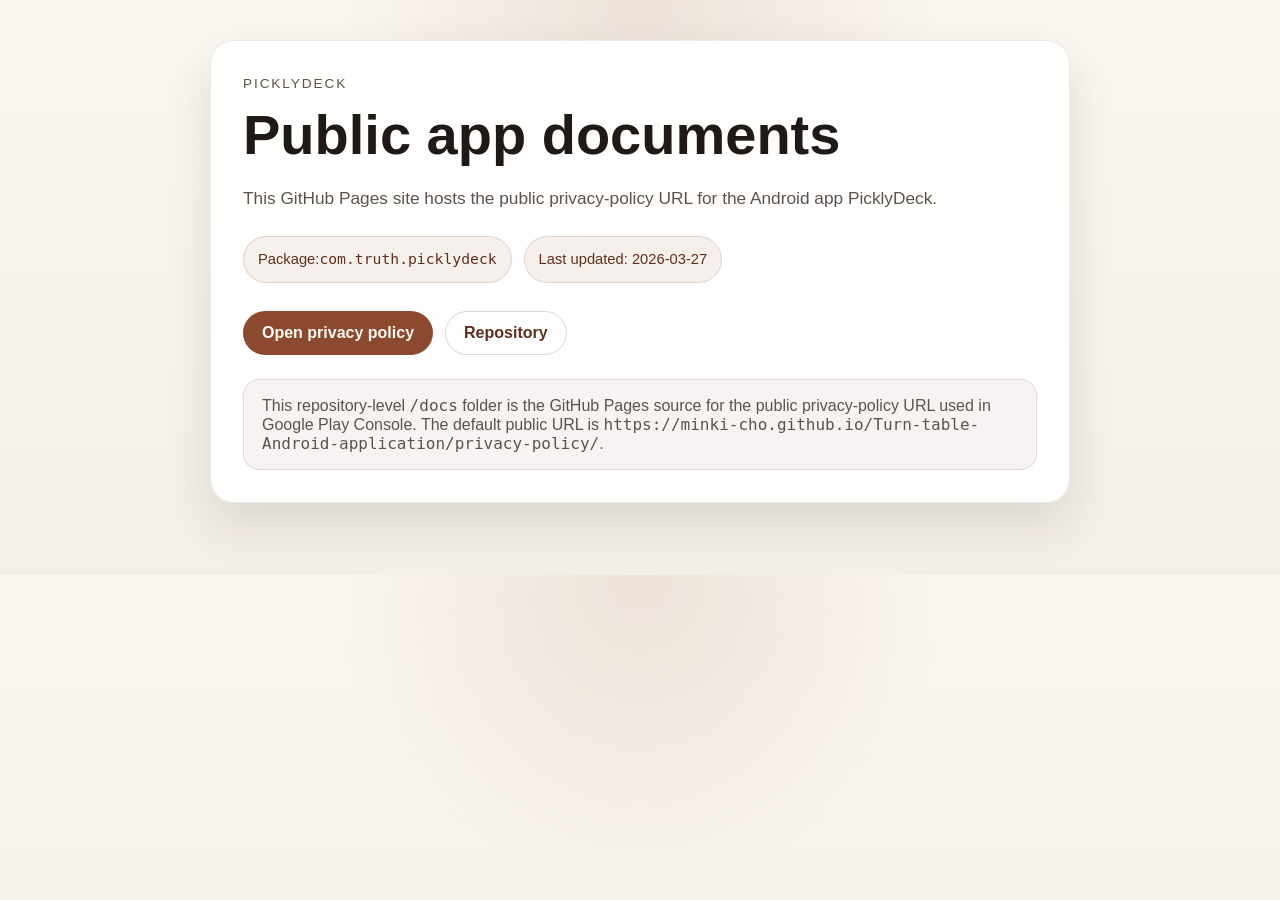
<file: docs/index.html>
<!doctype html>
<html lang="en">
  <head>
    <meta charset="utf-8" />
    <meta name="viewport" content="width=device-width, initial-scale=1" />
    <title>PicklyDeck</title>
    <meta
      name="description"
      content="Public app documents for PicklyDeck, including the privacy policy used for Google Play."
    />
    <link rel="stylesheet" href="assets/site.css" />
  </head>
  <body>
    <main class="page">
      <section class="card">
        <p class="eyebrow">PicklyDeck</p>
        <h1>Public app documents</h1>
        <p class="lede">
          This GitHub Pages site hosts the public privacy-policy URL for the Android app
          PicklyDeck.
        </p>
        <ul class="meta">
          <li>Package: <code>com.truth.picklydeck</code></li>
          <li>Last updated: 2026-03-27</li>
        </ul>

        <div class="actions">
          <a class="button primary" href="privacy-policy/">Open privacy policy</a>
          <a
            class="button secondary"
            href="https://github.com/Minki-Cho/Turn-table-Android-application"
          >
            Repository
          </a>
        </div>

        <div class="note">
          This repository-level <code>/docs</code> folder is the GitHub Pages source for the public
          privacy-policy URL used in Google Play Console. The default public URL is
          <code>https://minki-cho.github.io/Turn-table-Android-application/privacy-policy/</code>.
        </div>
      </section>
    </main>
  </body>
</html>
</file>
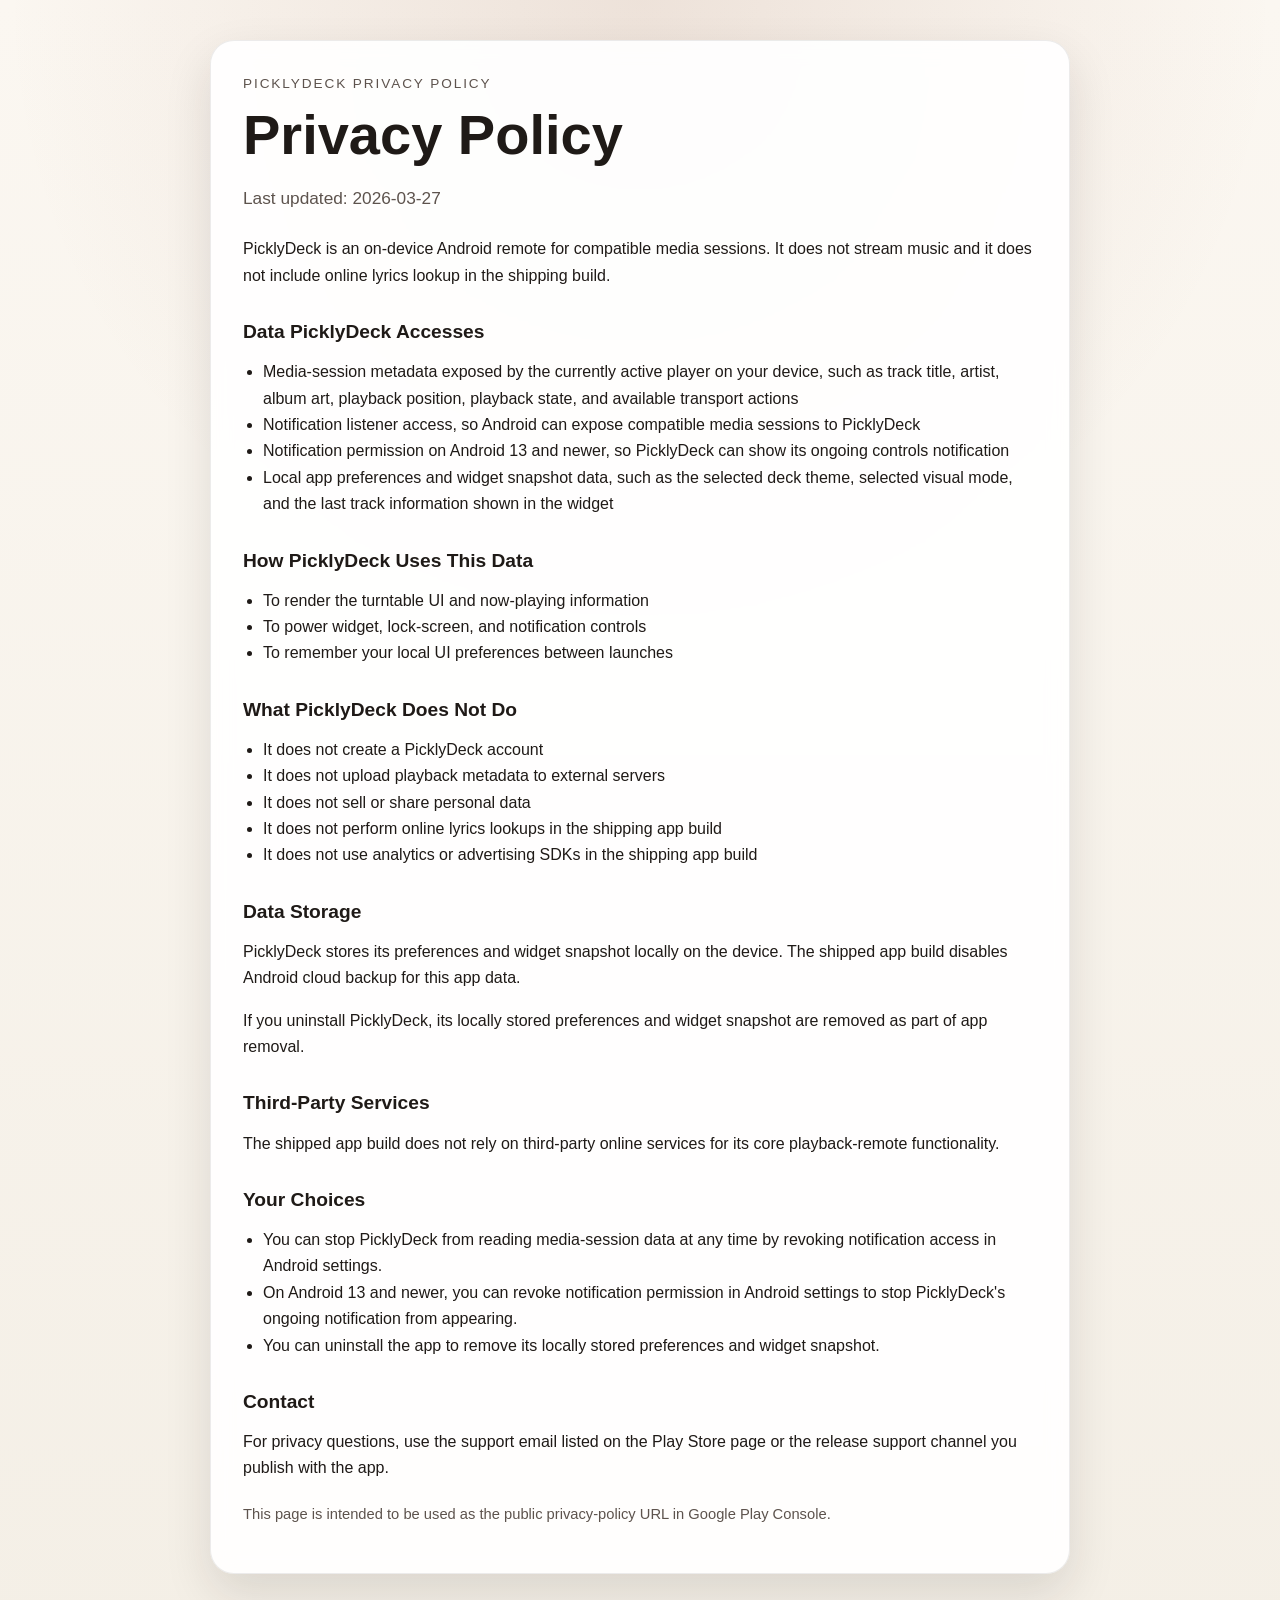
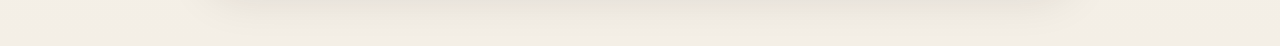
<file: docs/privacy-policy/index.html>
<!doctype html>
<html lang="en">
  <head>
    <meta charset="utf-8" />
    <meta name="viewport" content="width=device-width, initial-scale=1" />
    <title>PicklyDeck Privacy Policy</title>
    <meta
      name="description"
      content="Privacy policy for the PicklyDeck Android app."
    />
    <link rel="stylesheet" href="../assets/site.css" />
  </head>
  <body>
    <main class="page">
      <article class="card">
        <p class="eyebrow">PicklyDeck Privacy Policy</p>
        <h1>Privacy Policy</h1>
        <p class="lede">Last updated: 2026-03-27</p>

        <p>
          PicklyDeck is an on-device Android remote for compatible media sessions. It does not
          stream music and it does not include online lyrics lookup in the shipping build.
        </p>

        <h2>Data PicklyDeck Accesses</h2>
        <ul>
          <li>
            Media-session metadata exposed by the currently active player on your device, such as
            track title, artist, album art, playback position, playback state, and available
            transport actions
          </li>
          <li>
            Notification listener access, so Android can expose compatible media sessions to
            PicklyDeck
          </li>
          <li>
            Notification permission on Android 13 and newer, so PicklyDeck can show its ongoing
            controls notification
          </li>
          <li>
            Local app preferences and widget snapshot data, such as the selected deck theme,
            selected visual mode, and the last track information shown in the widget
          </li>
        </ul>

        <h2>How PicklyDeck Uses This Data</h2>
        <ul>
          <li>To render the turntable UI and now-playing information</li>
          <li>To power widget, lock-screen, and notification controls</li>
          <li>To remember your local UI preferences between launches</li>
        </ul>

        <h2>What PicklyDeck Does Not Do</h2>
        <ul>
          <li>It does not create a PicklyDeck account</li>
          <li>It does not upload playback metadata to external servers</li>
          <li>It does not sell or share personal data</li>
          <li>It does not perform online lyrics lookups in the shipping app build</li>
          <li>It does not use analytics or advertising SDKs in the shipping app build</li>
        </ul>

        <h2>Data Storage</h2>
        <p>
          PicklyDeck stores its preferences and widget snapshot locally on the device. The shipped
          app build disables Android cloud backup for this app data.
        </p>
        <p>
          If you uninstall PicklyDeck, its locally stored preferences and widget snapshot are
          removed as part of app removal.
        </p>

        <h2>Third-Party Services</h2>
        <p>
          The shipped app build does not rely on third-party online services for its core
          playback-remote functionality.
        </p>

        <h2>Your Choices</h2>
        <ul>
          <li>
            You can stop PicklyDeck from reading media-session data at any time by revoking
            notification access in Android settings.
          </li>
          <li>
            On Android 13 and newer, you can revoke notification permission in Android settings to
            stop PicklyDeck's ongoing notification from appearing.
          </li>
          <li>
            You can uninstall the app to remove its locally stored preferences and widget snapshot.
          </li>
        </ul>

        <h2>Contact</h2>
        <p>
          For privacy questions, use the support email listed on the Play Store page or the release
          support channel you publish with the app.
        </p>

        <p class="footer">
          This page is intended to be used as the public privacy-policy URL in Google Play Console.
        </p>
      </article>
    </main>
  </body>
</html>
</file>
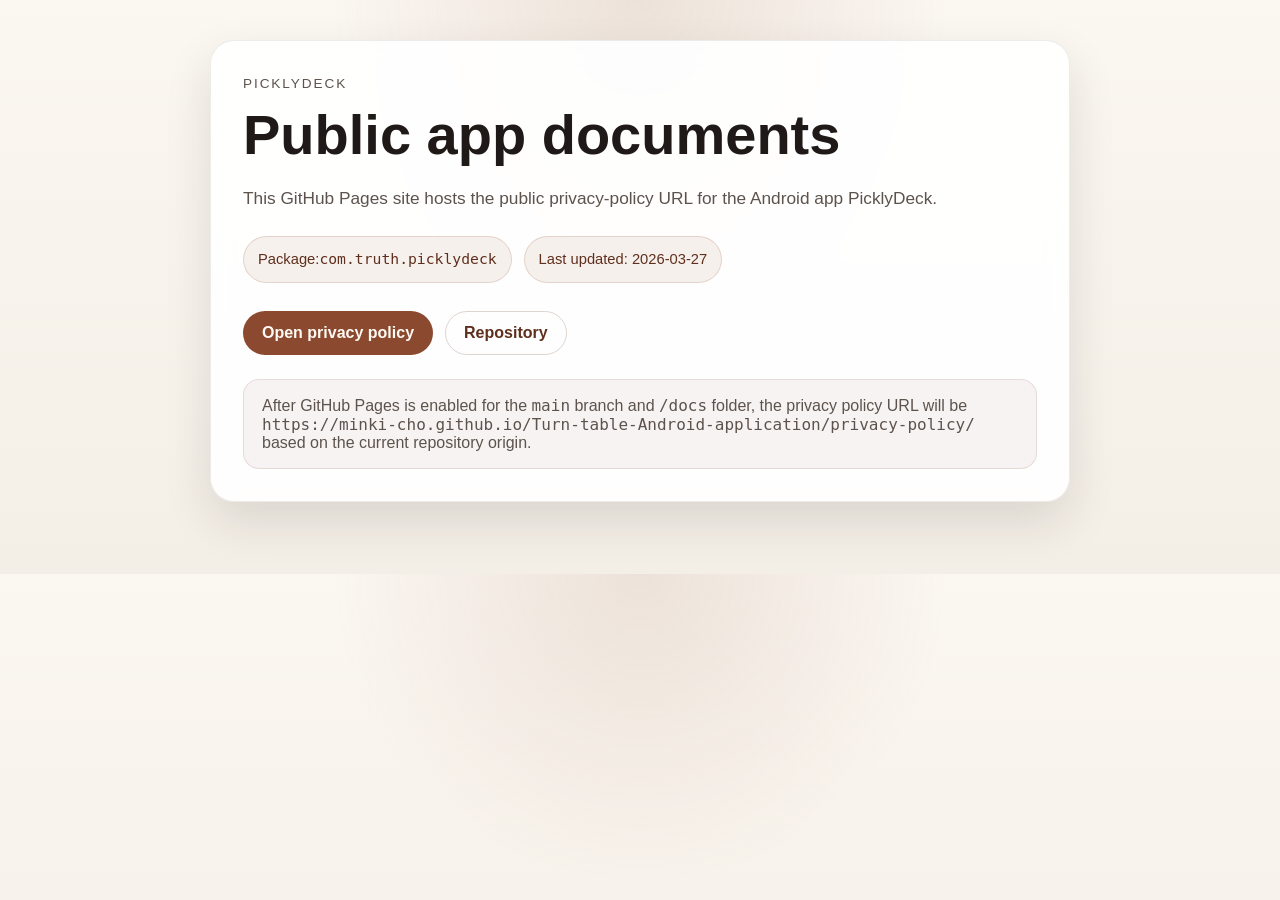
<file: VinylRemote/docs/index.html>
<!doctype html>
<html lang="en">
  <head>
    <meta charset="utf-8" />
    <meta name="viewport" content="width=device-width, initial-scale=1" />
    <title>PicklyDeck</title>
    <meta
      name="description"
      content="Public app documents for PicklyDeck, including the privacy policy used for Google Play."
    />
    <link rel="stylesheet" href="assets/site.css" />
  </head>
  <body>
    <main class="page">
      <section class="card">
        <p class="eyebrow">PicklyDeck</p>
        <h1>Public app documents</h1>
        <p class="lede">
          This GitHub Pages site hosts the public privacy-policy URL for the Android app
          PicklyDeck.
        </p>
        <ul class="meta">
          <li>Package: <code>com.truth.picklydeck</code></li>
          <li>Last updated: 2026-03-27</li>
        </ul>

        <div class="actions">
          <a class="button primary" href="privacy-policy/">Open privacy policy</a>
          <a
            class="button secondary"
            href="https://github.com/Minki-Cho/Turn-table-Android-application"
          >
            Repository
          </a>
        </div>

        <div class="note">
          After GitHub Pages is enabled for the <code>main</code> branch and <code>/docs</code>
          folder, the privacy policy URL will be
          <code>
            https://minki-cho.github.io/Turn-table-Android-application/privacy-policy/
          </code>
          based on the current repository origin.
        </div>
      </section>
    </main>
  </body>
</html>
</file>
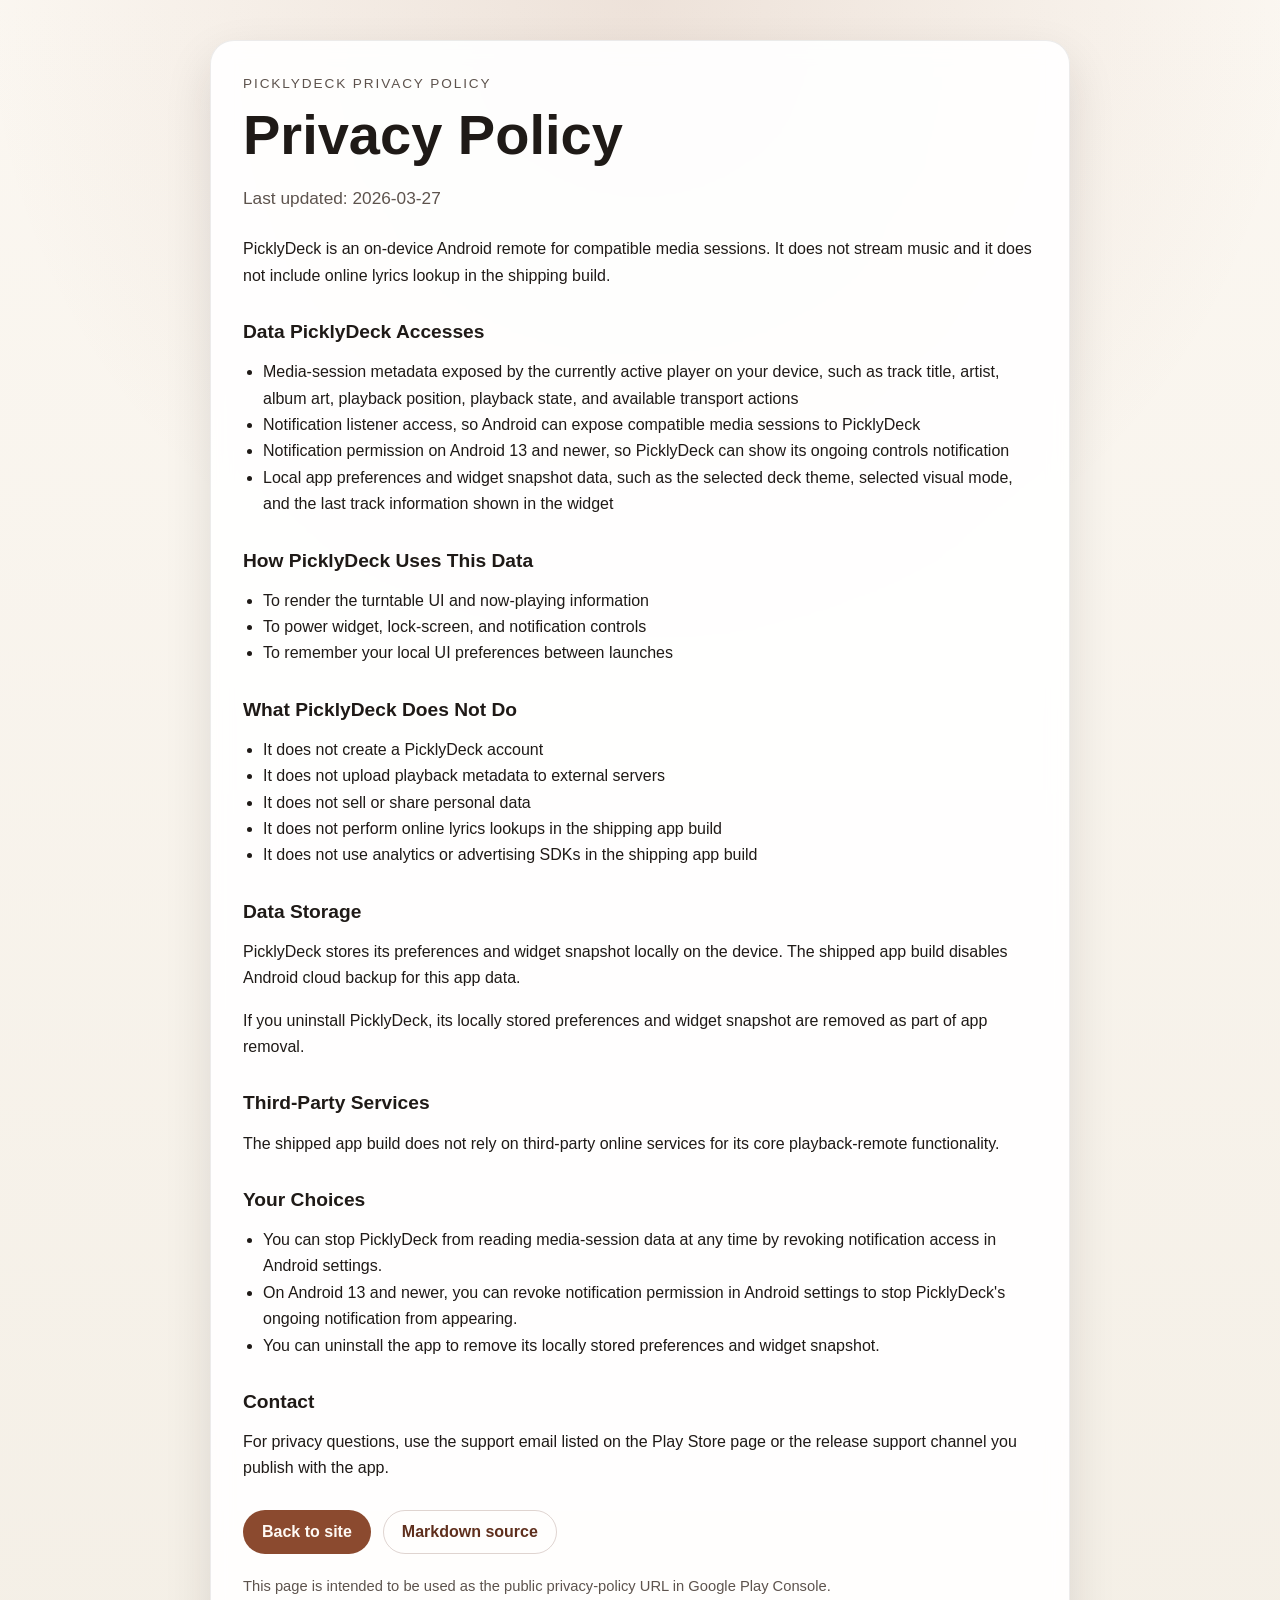
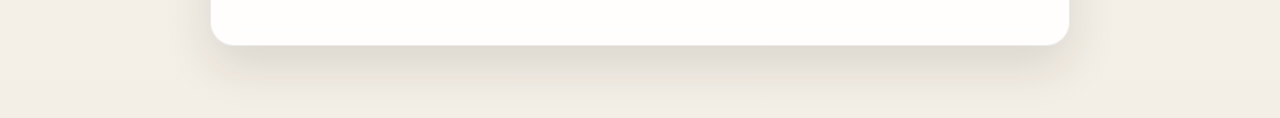
<file: VinylRemote/docs/privacy-policy/index.html>
<!doctype html>
<html lang="en">
  <head>
    <meta charset="utf-8" />
    <meta name="viewport" content="width=device-width, initial-scale=1" />
    <title>PicklyDeck Privacy Policy</title>
    <meta
      name="description"
      content="Privacy policy for the PicklyDeck Android app."
    />
    <link rel="stylesheet" href="../assets/site.css" />
  </head>
  <body>
    <main class="page">
      <article class="card">
        <p class="eyebrow">PicklyDeck Privacy Policy</p>
        <h1>Privacy Policy</h1>
        <p class="lede">Last updated: 2026-03-27</p>

        <p>
          PicklyDeck is an on-device Android remote for compatible media sessions. It does not
          stream music and it does not include online lyrics lookup in the shipping build.
        </p>

        <h2>Data PicklyDeck Accesses</h2>
        <ul>
          <li>
            Media-session metadata exposed by the currently active player on your device, such as
            track title, artist, album art, playback position, playback state, and available
            transport actions
          </li>
          <li>
            Notification listener access, so Android can expose compatible media sessions to
            PicklyDeck
          </li>
          <li>
            Notification permission on Android 13 and newer, so PicklyDeck can show its ongoing
            controls notification
          </li>
          <li>
            Local app preferences and widget snapshot data, such as the selected deck theme,
            selected visual mode, and the last track information shown in the widget
          </li>
        </ul>

        <h2>How PicklyDeck Uses This Data</h2>
        <ul>
          <li>To render the turntable UI and now-playing information</li>
          <li>To power widget, lock-screen, and notification controls</li>
          <li>To remember your local UI preferences between launches</li>
        </ul>

        <h2>What PicklyDeck Does Not Do</h2>
        <ul>
          <li>It does not create a PicklyDeck account</li>
          <li>It does not upload playback metadata to external servers</li>
          <li>It does not sell or share personal data</li>
          <li>It does not perform online lyrics lookups in the shipping app build</li>
          <li>It does not use analytics or advertising SDKs in the shipping app build</li>
        </ul>

        <h2>Data Storage</h2>
        <p>
          PicklyDeck stores its preferences and widget snapshot locally on the device. The shipped
          app build disables Android cloud backup for this app data.
        </p>
        <p>
          If you uninstall PicklyDeck, its locally stored preferences and widget snapshot are
          removed as part of app removal.
        </p>

        <h2>Third-Party Services</h2>
        <p>
          The shipped app build does not rely on third-party online services for its core
          playback-remote functionality.
        </p>

        <h2>Your Choices</h2>
        <ul>
          <li>
            You can stop PicklyDeck from reading media-session data at any time by revoking
            notification access in Android settings.
          </li>
          <li>
            On Android 13 and newer, you can revoke notification permission in Android settings to
            stop PicklyDeck's ongoing notification from appearing.
          </li>
          <li>
            You can uninstall the app to remove its locally stored preferences and widget snapshot.
          </li>
        </ul>

        <h2>Contact</h2>
        <p>
          For privacy questions, use the support email listed on the Play Store page or the release
          support channel you publish with the app.
        </p>

        <div class="actions">
          <a class="button primary" href="../">Back to site</a>
          <a class="button secondary" href="../PRIVACY_POLICY.md">Markdown source</a>
        </div>

        <p class="footer">
          This page is intended to be used as the public privacy-policy URL in Google Play Console.
        </p>
      </article>
    </main>
  </body>
</html>
</file>
<file: docs/assets/site.css>
:root {
  color-scheme: light;
  --bg: #f4efe6;
  --surface: rgba(255, 255, 255, 0.92);
  --surface-border: rgba(24, 24, 24, 0.08);
  --text: #1f1a17;
  --muted: #5d534d;
  --accent: #8b4a2f;
  --accent-strong: #5f2f1d;
  --shadow: 0 20px 48px rgba(31, 26, 23, 0.12);
}

* {
  box-sizing: border-box;
}

html {
  font-size: 16px;
}

body {
  margin: 0;
  font-family: "Segoe UI", "Noto Sans KR", sans-serif;
  color: var(--text);
  background:
    radial-gradient(circle at top, rgba(139, 74, 47, 0.12), transparent 36%),
    linear-gradient(180deg, #fbf7f1 0%, var(--bg) 100%);
}

a {
  color: var(--accent-strong);
}

.page {
  width: min(860px, calc(100% - 32px));
  margin: 0 auto;
  padding: 40px 0 72px;
}

.card {
  background: var(--surface);
  border: 1px solid var(--surface-border);
  border-radius: 24px;
  padding: 32px;
  box-shadow: var(--shadow);
  backdrop-filter: blur(10px);
}

.eyebrow {
  margin: 0 0 8px;
  font-size: 0.85rem;
  letter-spacing: 0.14em;
  text-transform: uppercase;
  color: var(--muted);
}

h1,
h2 {
  line-height: 1.15;
  margin: 0 0 16px;
}

h1 {
  font-size: clamp(2.2rem, 6vw, 3.5rem);
}

h2 {
  font-size: 1.2rem;
  margin-top: 32px;
}

p,
li {
  line-height: 1.65;
  color: var(--text);
}

ul {
  padding-left: 20px;
}

.lede {
  font-size: 1.08rem;
  color: var(--muted);
  margin: 0 0 24px;
}

.meta {
  display: flex;
  flex-wrap: wrap;
  gap: 12px;
  margin: 24px 0 0;
  padding: 0;
  list-style: none;
}

.meta li,
.pill {
  display: inline-flex;
  align-items: center;
  border-radius: 999px;
  border: 1px solid rgba(139, 74, 47, 0.18);
  background: rgba(139, 74, 47, 0.08);
  color: var(--accent-strong);
  padding: 10px 14px;
  font-size: 0.92rem;
}

.actions {
  display: flex;
  flex-wrap: wrap;
  gap: 12px;
  margin-top: 28px;
}

.button {
  display: inline-flex;
  align-items: center;
  justify-content: center;
  min-height: 44px;
  padding: 0 18px;
  border-radius: 999px;
  border: 1px solid transparent;
  font-weight: 600;
  text-decoration: none;
}

.button.primary {
  background: var(--accent);
  color: #fffaf5;
}

.button.secondary {
  background: transparent;
  border-color: rgba(95, 47, 29, 0.2);
  color: var(--accent-strong);
}

.note {
  margin-top: 24px;
  padding: 16px 18px;
  border-radius: 16px;
  border: 1px solid rgba(95, 47, 29, 0.12);
  background: rgba(95, 47, 29, 0.05);
  color: var(--muted);
}

.footer {
  margin-top: 20px;
  color: var(--muted);
  font-size: 0.92rem;
}

@media (max-width: 640px) {
  .page {
    width: min(100% - 20px, 860px);
    padding-top: 20px;
    padding-bottom: 32px;
  }

  .card {
    padding: 22px 18px;
    border-radius: 18px;
  }
}
</file>
<file: VinylRemote/docs/assets/site.css>
:root {
  color-scheme: light;
  --bg: #f4efe6;
  --surface: rgba(255, 255, 255, 0.92);
  --surface-border: rgba(24, 24, 24, 0.08);
  --text: #1f1a17;
  --muted: #5d534d;
  --accent: #8b4a2f;
  --accent-strong: #5f2f1d;
  --shadow: 0 20px 48px rgba(31, 26, 23, 0.12);
}

* {
  box-sizing: border-box;
}

html {
  font-size: 16px;
}

body {
  margin: 0;
  font-family: "Segoe UI", "Noto Sans KR", sans-serif;
  color: var(--text);
  background:
    radial-gradient(circle at top, rgba(139, 74, 47, 0.12), transparent 36%),
    linear-gradient(180deg, #fbf7f1 0%, var(--bg) 100%);
}

a {
  color: var(--accent-strong);
}

.page {
  width: min(860px, calc(100% - 32px));
  margin: 0 auto;
  padding: 40px 0 72px;
}

.card {
  background: var(--surface);
  border: 1px solid var(--surface-border);
  border-radius: 24px;
  padding: 32px;
  box-shadow: var(--shadow);
  backdrop-filter: blur(10px);
}

.eyebrow {
  margin: 0 0 8px;
  font-size: 0.85rem;
  letter-spacing: 0.14em;
  text-transform: uppercase;
  color: var(--muted);
}

h1,
h2 {
  line-height: 1.15;
  margin: 0 0 16px;
}

h1 {
  font-size: clamp(2.2rem, 6vw, 3.5rem);
}

h2 {
  font-size: 1.2rem;
  margin-top: 32px;
}

p,
li {
  line-height: 1.65;
  color: var(--text);
}

ul {
  padding-left: 20px;
}

.lede {
  font-size: 1.08rem;
  color: var(--muted);
  margin: 0 0 24px;
}

.meta {
  display: flex;
  flex-wrap: wrap;
  gap: 12px;
  margin: 24px 0 0;
  padding: 0;
  list-style: none;
}

.meta li,
.pill {
  display: inline-flex;
  align-items: center;
  border-radius: 999px;
  border: 1px solid rgba(139, 74, 47, 0.18);
  background: rgba(139, 74, 47, 0.08);
  color: var(--accent-strong);
  padding: 10px 14px;
  font-size: 0.92rem;
}

.actions {
  display: flex;
  flex-wrap: wrap;
  gap: 12px;
  margin-top: 28px;
}

.button {
  display: inline-flex;
  align-items: center;
  justify-content: center;
  min-height: 44px;
  padding: 0 18px;
  border-radius: 999px;
  border: 1px solid transparent;
  font-weight: 600;
  text-decoration: none;
}

.button.primary {
  background: var(--accent);
  color: #fffaf5;
}

.button.secondary {
  background: transparent;
  border-color: rgba(95, 47, 29, 0.2);
  color: var(--accent-strong);
}

.note {
  margin-top: 24px;
  padding: 16px 18px;
  border-radius: 16px;
  border: 1px solid rgba(95, 47, 29, 0.12);
  background: rgba(95, 47, 29, 0.05);
  color: var(--muted);
}

.footer {
  margin-top: 20px;
  color: var(--muted);
  font-size: 0.92rem;
}

@media (max-width: 640px) {
  .page {
    width: min(100% - 20px, 860px);
    padding-top: 20px;
    padding-bottom: 32px;
  }

  .card {
    padding: 22px 18px;
    border-radius: 18px;
  }
}
</file>
